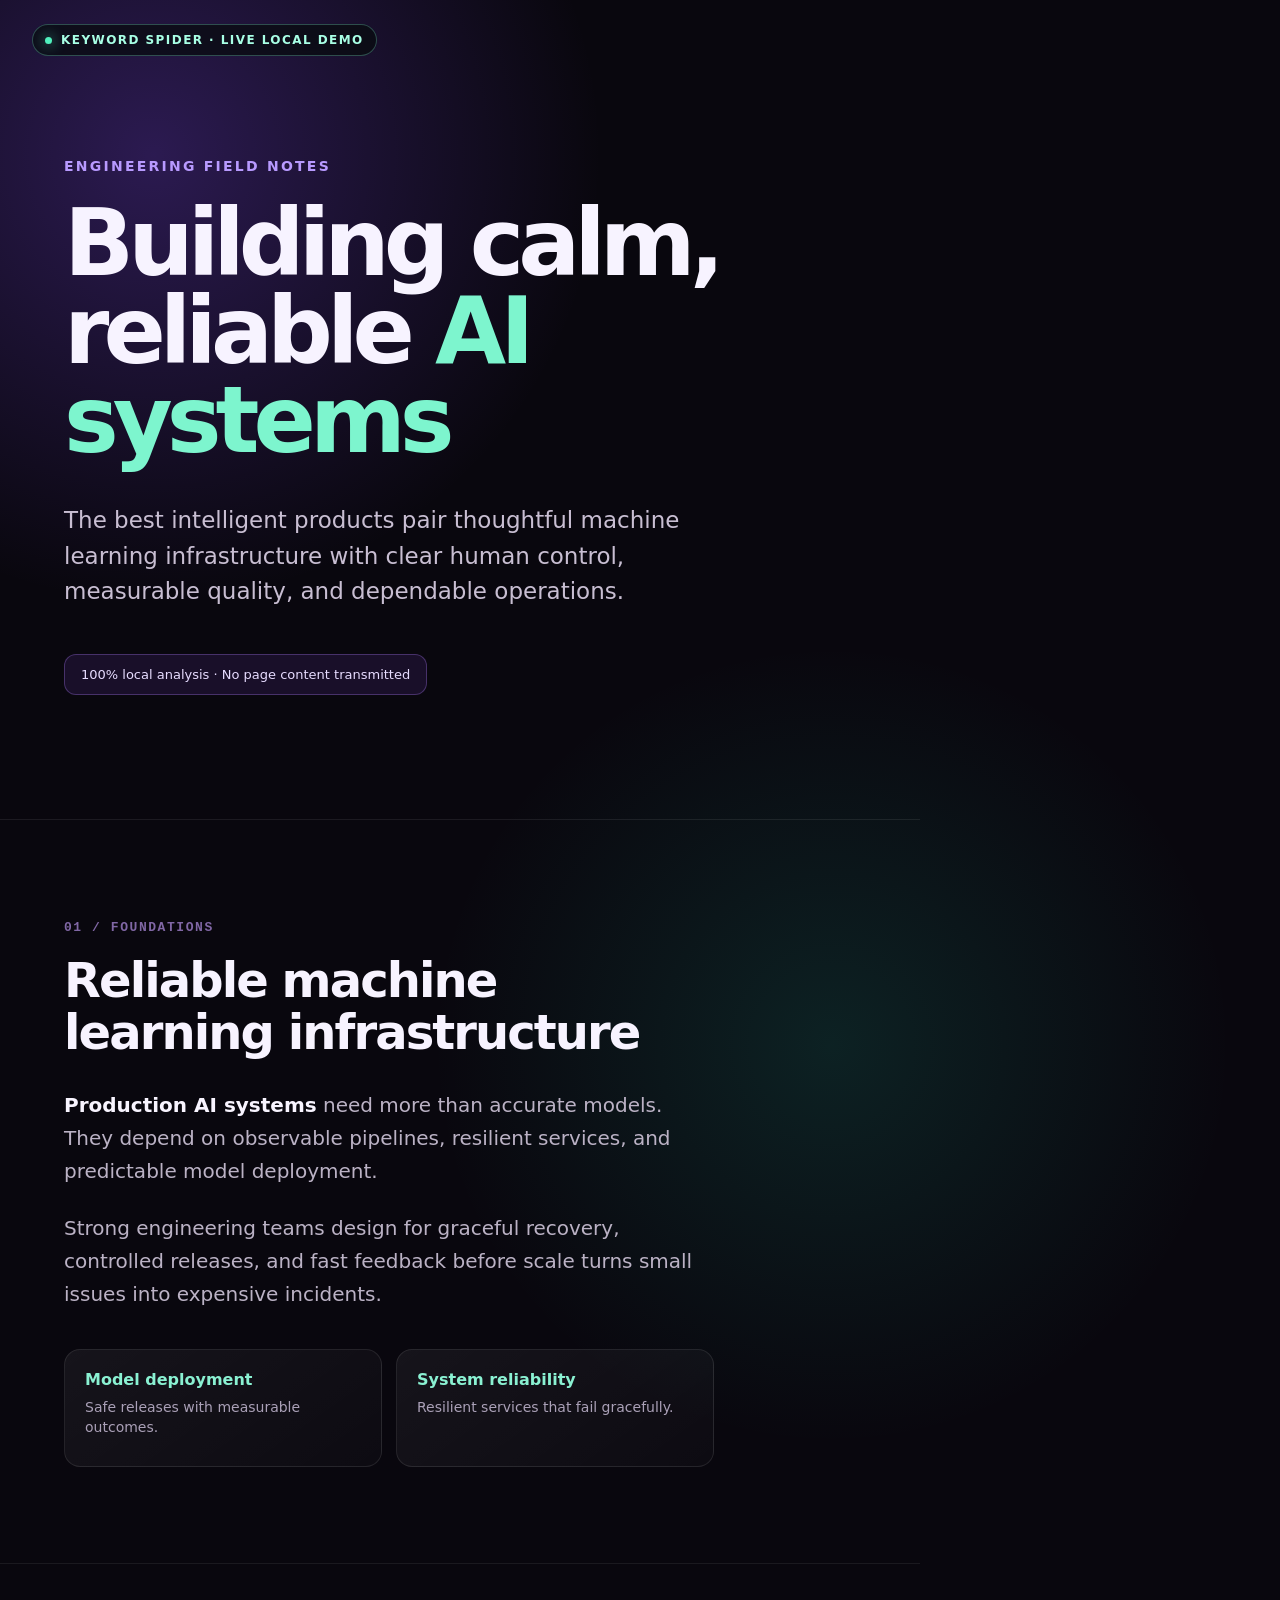
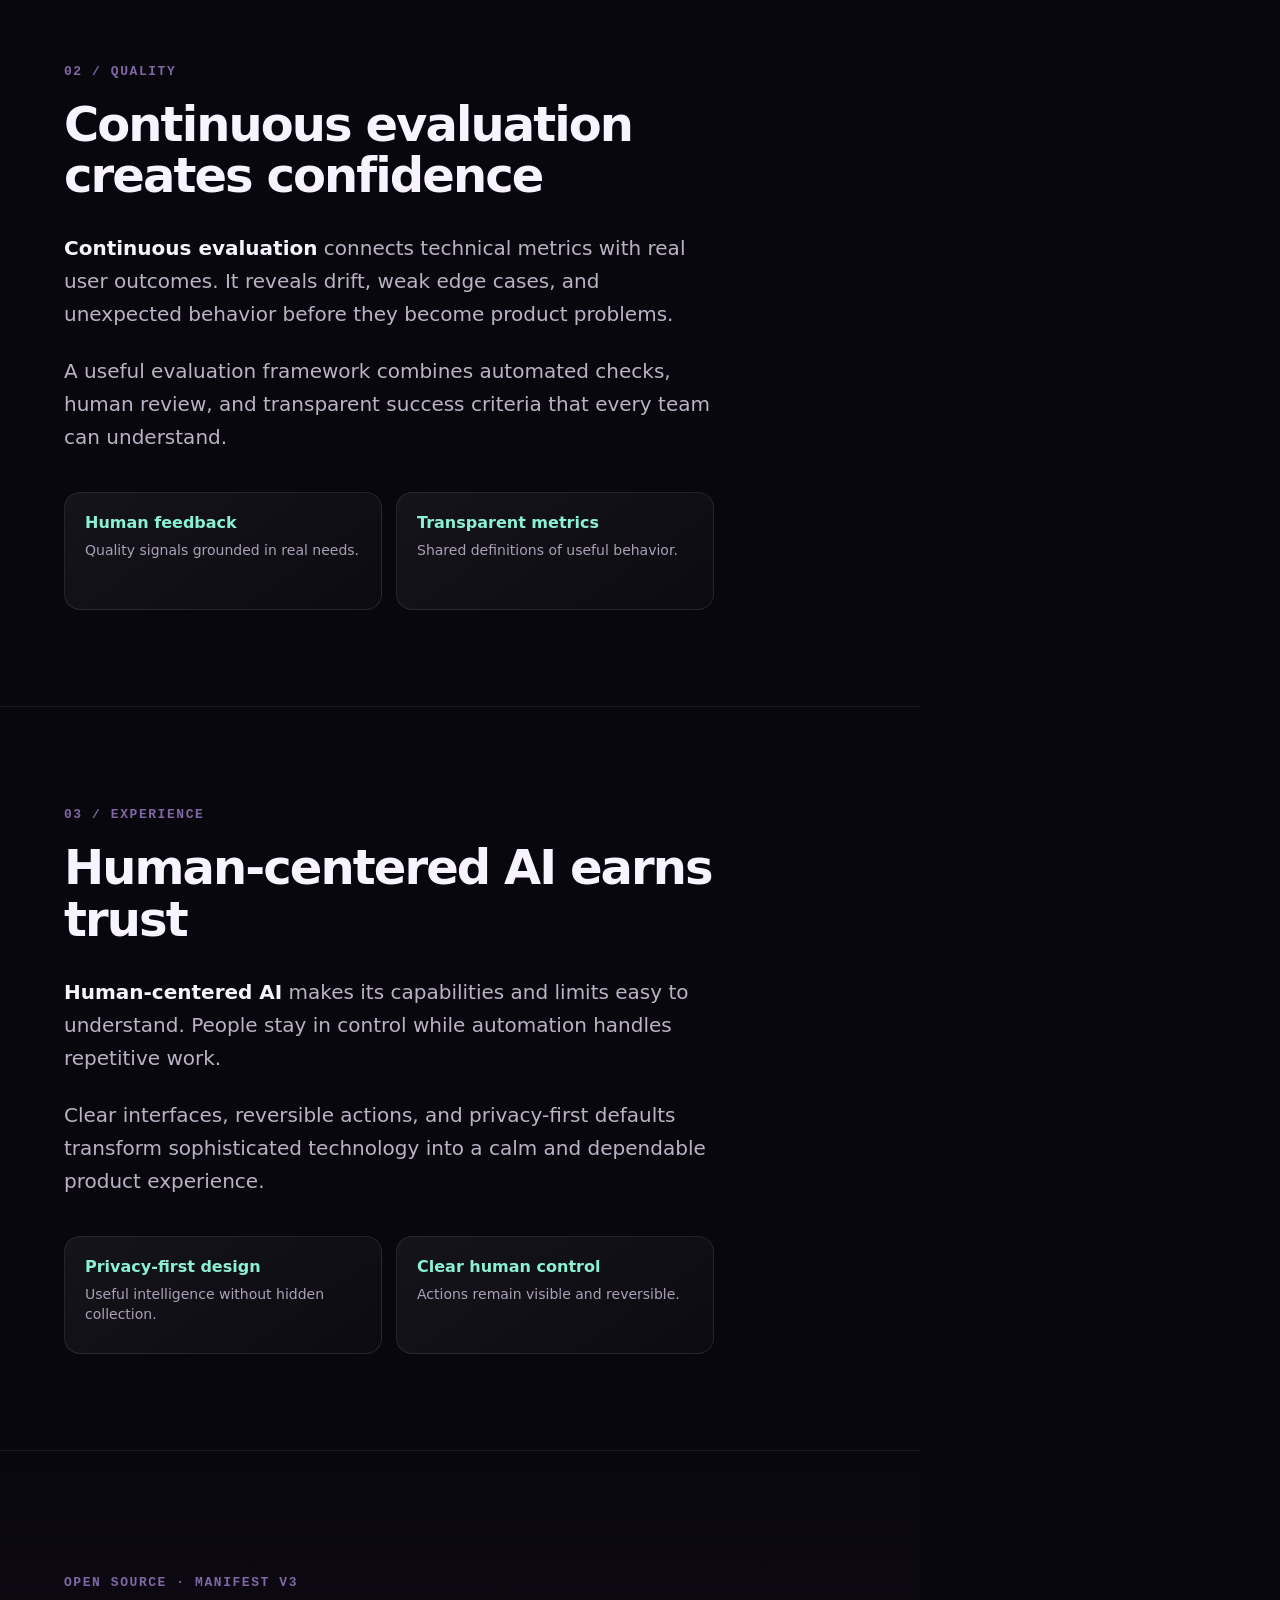
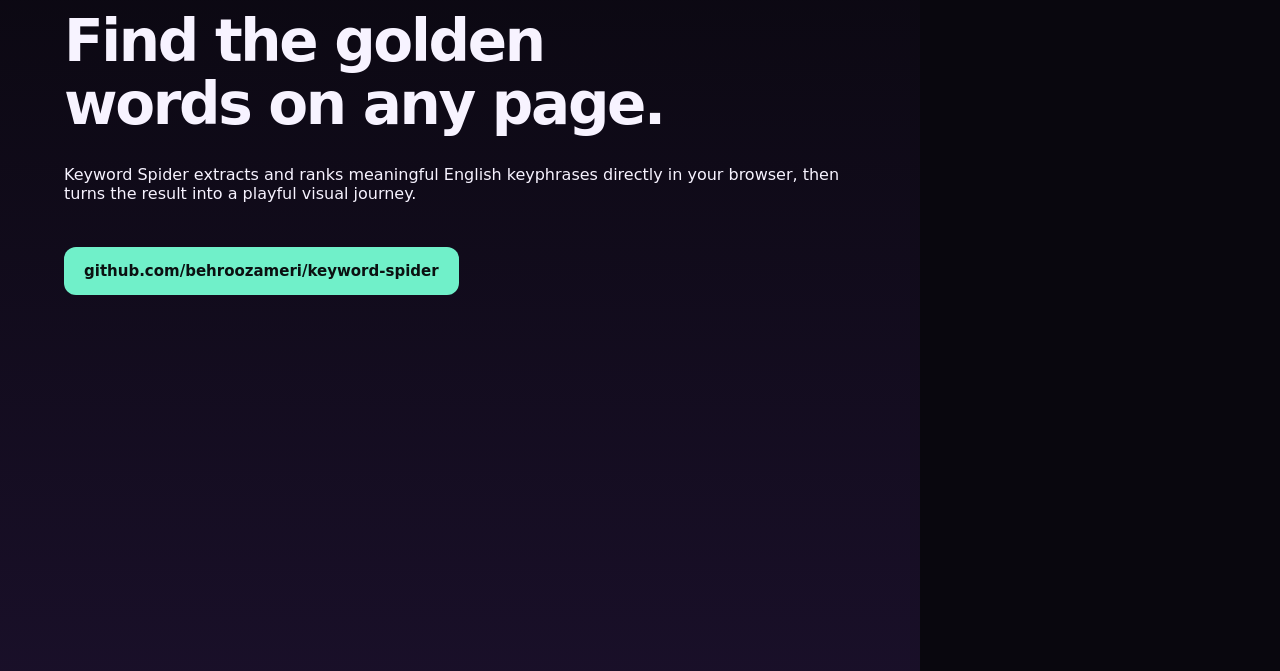
<file: demo/index.html>
<!doctype html>
<html lang="en">
  <head>
    <meta charset="utf-8">
    <meta name="viewport" content="width=device-width, initial-scale=1">
    <meta name="description" content="A privacy-first keyword explorer that reveals the ideas shaping modern software teams.">
    <title>Building Calm, Reliable AI Systems</title>
    <style>
      :root {
        color-scheme: dark;
        font-family: Inter, ui-sans-serif, system-ui, -apple-system, BlinkMacSystemFont, "Segoe UI", sans-serif;
        color: #f7f3ff;
        background: #09070e;
      }

      * {
        box-sizing: border-box;
      }

      html {
        scroll-behavior: auto;
      }

      body {
        min-width: 760px;
        margin: 0;
        overflow-x: hidden;
        background:
          radial-gradient(circle at 12% 4%, rgba(133, 76, 255, 0.28), transparent 28rem),
          radial-gradient(circle at 65% 27%, rgba(39, 224, 188, 0.12), transparent 25rem),
          #09070e;
      }

      .recording-intro {
        position: fixed;
        z-index: 2147483646;
        inset: 0;
        display: grid;
        place-items: center;
        background:
          radial-gradient(circle at 50% 42%, rgba(135, 74, 238, 0.32), transparent 26rem),
          #09070e;
        animation: intro-exit 700ms cubic-bezier(0.65, 0, 0.35, 1) 1700ms forwards;
      }

      .intro-content {
        width: min(760px, calc(100% - 96px));
        text-align: center;
      }

      .intro-mark {
        display: grid;
        width: 92px;
        height: 92px;
        margin: 0 auto 30px;
        place-items: center;
        border: 1px solid rgba(195, 157, 255, 0.5);
        border-radius: 28px;
        color: #caa9ff;
        background: linear-gradient(145deg, rgba(154, 91, 255, 0.25), rgba(75, 255, 205, 0.08));
        box-shadow: 0 0 70px rgba(147, 82, 255, 0.28);
        font-size: 37px;
      }

      .recording-intro h1 {
        margin: 0;
        font-size: 78px;
        line-height: 1;
        letter-spacing: -0.06em;
      }

      .recording-intro p {
        margin: 24px 0 30px;
        color: #c8bed2;
        font-size: 25px;
      }

      .intro-pill {
        display: inline-block;
        padding: 10px 14px;
        border: 1px solid rgba(108, 247, 207, 0.3);
        border-radius: 999px;
        color: #91f4d4;
        font-size: 12px;
        font-weight: 800;
        letter-spacing: 0.12em;
        text-transform: uppercase;
      }

      @keyframes intro-exit {
        to {
          visibility: hidden;
          opacity: 0;
          transform: scale(1.025);
        }
      }

      .demo-label {
        position: absolute;
        z-index: 2;
        top: 24px;
        left: 32px;
        display: inline-flex;
        align-items: center;
        gap: 9px;
        padding: 8px 12px;
        border: 1px solid rgba(132, 247, 216, 0.28);
        border-radius: 999px;
        color: #a8ffe5;
        background: rgba(7, 12, 14, 0.72);
        font-size: 12px;
        font-weight: 750;
        letter-spacing: 0.12em;
        text-transform: uppercase;
        backdrop-filter: blur(14px);
      }

      .demo-label::before {
        width: 7px;
        height: 7px;
        border-radius: 50%;
        background: #50f1bd;
        box-shadow: 0 0 14px #50f1bd;
        content: "";
      }

      main {
        width: calc(100% - 360px);
        min-width: 650px;
      }

      .hero {
        min-height: 820px;
        padding: 158px 64px 84px;
        border-bottom: 1px solid rgba(255, 255, 255, 0.08);
      }

      .eyebrow {
        margin: 0 0 26px;
        color: #b89aff;
        font-size: 14px;
        font-weight: 780;
        letter-spacing: 0.16em;
        text-transform: uppercase;
      }

      h1 {
        max-width: 670px;
        margin: 0;
        font-size: clamp(64px, 7.2vw, 92px);
        line-height: 0.96;
        letter-spacing: -0.065em;
      }

      .hero strong {
        color: #7df5ce;
        font-weight: inherit;
      }

      .lead {
        max-width: 650px;
        margin: 38px 0 0;
        color: #c8bed2;
        font-size: 23px;
        line-height: 1.55;
      }

      .privacy-chip {
        display: inline-flex;
        gap: 9px;
        align-items: center;
        margin-top: 44px;
        padding: 12px 16px;
        border: 1px solid rgba(177, 126, 255, 0.3);
        border-radius: 12px;
        color: #e7dcff;
        background: rgba(101, 55, 165, 0.18);
        font-size: 13px;
      }

      .section {
        min-height: 690px;
        padding: 96px 64px;
        border-bottom: 1px solid rgba(255, 255, 255, 0.07);
      }

      .section-number {
        color: #8067a5;
        font: 700 13px/1 ui-monospace, SFMono-Regular, Menlo, monospace;
        letter-spacing: 0.12em;
      }

      h2 {
        max-width: 650px;
        margin: 20px 0 30px;
        font-size: 48px;
        line-height: 1.08;
        letter-spacing: -0.04em;
      }

      .section p {
        max-width: 650px;
        margin: 0 0 24px;
        color: #bbb2c5;
        font-size: 20px;
        line-height: 1.65;
      }

      .section strong {
        color: #f8f4ff;
      }

      .signal-grid {
        display: grid;
        grid-template-columns: repeat(2, minmax(0, 1fr));
        gap: 14px;
        max-width: 650px;
        margin-top: 38px;
      }

      .signal {
        min-height: 118px;
        padding: 20px;
        border: 1px solid rgba(255, 255, 255, 0.09);
        border-radius: 16px;
        background: linear-gradient(145deg, rgba(255, 255, 255, 0.055), rgba(255, 255, 255, 0.018));
      }

      .signal b {
        display: block;
        margin-bottom: 8px;
        color: #8af1d2;
        font-size: 16px;
      }

      .signal span {
        color: #aaa0b7;
        font-size: 14px;
        line-height: 1.45;
      }

      .closing {
        min-height: 820px;
        padding: 120px 64px 300px;
        background: linear-gradient(180deg, transparent, rgba(117, 63, 192, 0.15));
      }

      .closing h2 {
        font-size: 58px;
      }

      .closing a {
        display: inline-block;
        margin-top: 28px;
        padding: 15px 20px;
        border-radius: 12px;
        color: #0b1011;
        background: #70f0c9;
        font-size: 15px;
        font-weight: 800;
        text-decoration: none;
      }
    </style>
  </head>
  <body>
    <div class="recording-intro" aria-hidden="true">
      <div class="intro-content">
        <div class="intro-mark">✦</div>
        <h1>Keyword Spider</h1>
        <p>Find the golden words on any page.</p>
        <span class="intro-pill">100% local · privacy first</span>
      </div>
    </div>
    <div class="demo-label">Keyword Spider · Live local demo</div>
    <main>
      <article>
        <header class="hero">
          <p class="eyebrow">Engineering field notes</p>
          <h1>Building calm, reliable <strong>AI systems</strong></h1>
          <p class="lead">The best intelligent products pair thoughtful machine learning infrastructure with clear human control, measurable quality, and dependable operations.</p>
          <div class="privacy-chip">100% local analysis · No page content transmitted</div>
        </header>

        <section class="section">
          <span class="section-number">01 / FOUNDATIONS</span>
          <h2>Reliable machine learning infrastructure</h2>
          <p><strong>Production AI systems</strong> need more than accurate models. They depend on observable pipelines, resilient services, and predictable model deployment.</p>
          <p>Strong engineering teams design for graceful recovery, controlled releases, and fast feedback before scale turns small issues into expensive incidents.</p>
          <div class="signal-grid">
            <div class="signal"><b>Model deployment</b><span>Safe releases with measurable outcomes.</span></div>
            <div class="signal"><b>System reliability</b><span>Resilient services that fail gracefully.</span></div>
          </div>
        </section>

        <section class="section">
          <span class="section-number">02 / QUALITY</span>
          <h2>Continuous evaluation creates confidence</h2>
          <p><strong>Continuous evaluation</strong> connects technical metrics with real user outcomes. It reveals drift, weak edge cases, and unexpected behavior before they become product problems.</p>
          <p>A useful evaluation framework combines automated checks, human review, and transparent success criteria that every team can understand.</p>
          <div class="signal-grid">
            <div class="signal"><b>Human feedback</b><span>Quality signals grounded in real needs.</span></div>
            <div class="signal"><b>Transparent metrics</b><span>Shared definitions of useful behavior.</span></div>
          </div>
        </section>

        <section class="section">
          <span class="section-number">03 / EXPERIENCE</span>
          <h2>Human-centered AI earns trust</h2>
          <p><strong>Human-centered AI</strong> makes its capabilities and limits easy to understand. People stay in control while automation handles repetitive work.</p>
          <p>Clear interfaces, reversible actions, and privacy-first defaults transform sophisticated technology into a calm and dependable product experience.</p>
          <div class="signal-grid">
            <div class="signal"><b>Privacy-first design</b><span>Useful intelligence without hidden collection.</span></div>
            <div class="signal"><b>Clear human control</b><span>Actions remain visible and reversible.</span></div>
          </div>
        </section>

        <footer class="closing">
          <span class="section-number">OPEN SOURCE · MANIFEST V3</span>
          <h2>Find the golden words on any page.</h2>
          <p>Keyword Spider extracts and ranks meaningful English keyphrases directly in your browser, then turns the result into a playful visual journey.</p>
          <a href="https://github.com/behroozameri/keyword-spider">github.com/behroozameri/keyword-spider</a>
        </footer>
      </article>
    </main>
  </body>
</html>
</file>
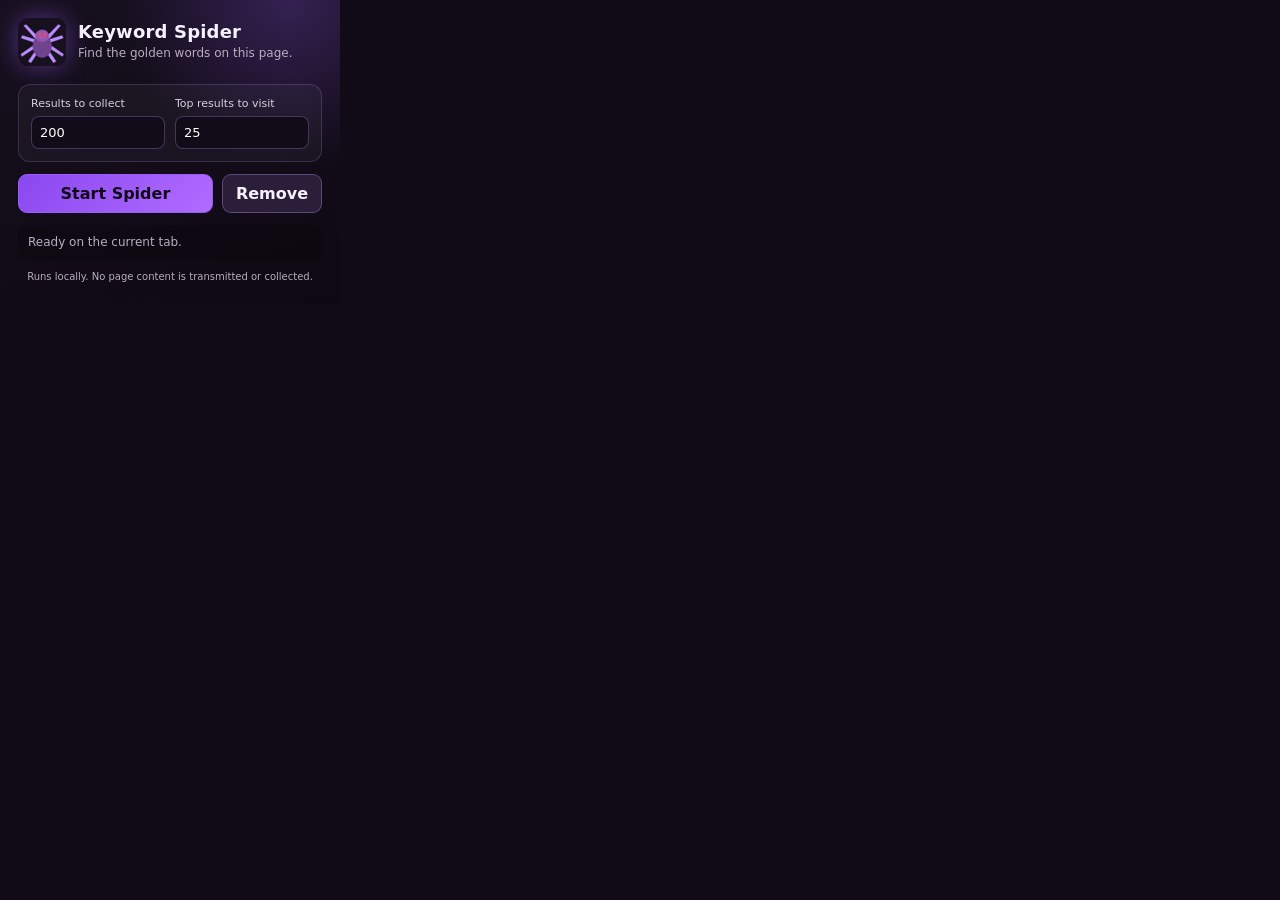
<file: extension/popup.html>
<!doctype html>
<html lang="en">
  <head>
    <meta charset="utf-8">
    <meta name="viewport" content="width=device-width, initial-scale=1">
    <title>Keyword Spider</title>
    <link rel="stylesheet" href="popup.css">
  </head>
  <body>
    <main>
      <header class="brand">
        <img src="icons/icon-48.png" width="48" height="48" alt="">
        <div>
          <h1>Keyword Spider</h1>
          <p>Find the golden words on this page.</p>
        </div>
      </header>

      <section class="settings" aria-label="Spider settings">
        <label>
          <span>Results to collect</span>
          <input id="max-results" type="number" min="1" max="500" value="200">
        </label>
        <label>
          <span>Top results to visit</span>
          <input id="top-targets" type="number" min="0" max="500" value="25">
        </label>
      </section>

      <div class="actions">
        <button id="start" class="primary" type="button">Start Spider</button>
        <button id="stop" type="button">Remove</button>
      </div>

      <p id="status" role="status">Ready on the current tab.</p>
      <p class="privacy">Runs locally. No page content is transmitted or collected.</p>
    </main>
    <script src="popup.js"></script>
  </body>
</html>
</file>
<file: extension/popup.css>
:root {
  color-scheme: dark;
  font-family: Inter, ui-sans-serif, system-ui, -apple-system, BlinkMacSystemFont, "Segoe UI", sans-serif;
  background: #100b16;
  color: #f7f1ff;
}

* {
  box-sizing: border-box;
}

body {
  width: 340px;
  margin: 0;
  background:
    radial-gradient(circle at 85% 0%, rgba(155, 92, 255, 0.24), transparent 40%),
    linear-gradient(160deg, #17101f, #0d0912);
}

main {
  padding: 18px;
}

.brand {
  display: flex;
  align-items: center;
  gap: 12px;
  margin-bottom: 18px;
}

.brand img {
  filter: drop-shadow(0 0 12px rgba(155, 92, 255, 0.45));
}

h1 {
  margin: 0 0 3px;
  font-size: 18px;
  letter-spacing: 0.01em;
}

.brand p,
.privacy,
#status {
  margin: 0;
  color: #b9adbf;
  font-size: 12px;
  line-height: 1.45;
}

.settings {
  display: grid;
  grid-template-columns: 1fr 1fr;
  gap: 10px;
  padding: 12px;
  border: 1px solid rgba(190, 150, 255, 0.2);
  border-radius: 12px;
  background: rgba(255, 255, 255, 0.035);
}

label {
  display: grid;
  gap: 6px;
  color: #d8cfe0;
  font-size: 11px;
}

input {
  width: 100%;
  border: 1px solid rgba(190, 150, 255, 0.3);
  border-radius: 8px;
  padding: 8px;
  outline: none;
  color: #fff;
  background: #110c17;
  font: inherit;
  font-size: 13px;
}

input:focus {
  border-color: #9b5cff;
  box-shadow: 0 0 0 3px rgba(155, 92, 255, 0.15);
}

.actions {
  display: grid;
  grid-template-columns: 1fr auto;
  gap: 9px;
  margin: 12px 0;
}

button {
  border: 1px solid rgba(190, 150, 255, 0.34);
  border-radius: 9px;
  padding: 9px 13px;
  color: #f7f1ff;
  background: #2b1e38;
  cursor: pointer;
  font: inherit;
  font-weight: 700;
}

button:hover:not(:disabled) {
  background: #3a2850;
}

button.primary {
  border-color: #9b5cff;
  background: linear-gradient(135deg, #8a47ef, #b16cff);
  color: #100817;
}

button.primary:hover:not(:disabled) {
  background: linear-gradient(135deg, #9859f3, #bd7cff);
}

button:disabled {
  cursor: wait;
  opacity: 0.55;
}

#status {
  min-height: 35px;
  padding: 9px 10px;
  border-radius: 8px;
  background: rgba(0, 0, 0, 0.2);
}

#status[data-kind="success"] {
  color: #71f0bd;
}

#status[data-kind="error"] {
  color: #ff8fa3;
}

.privacy {
  margin-top: 10px;
  font-size: 10px;
  text-align: center;
}
</file>
